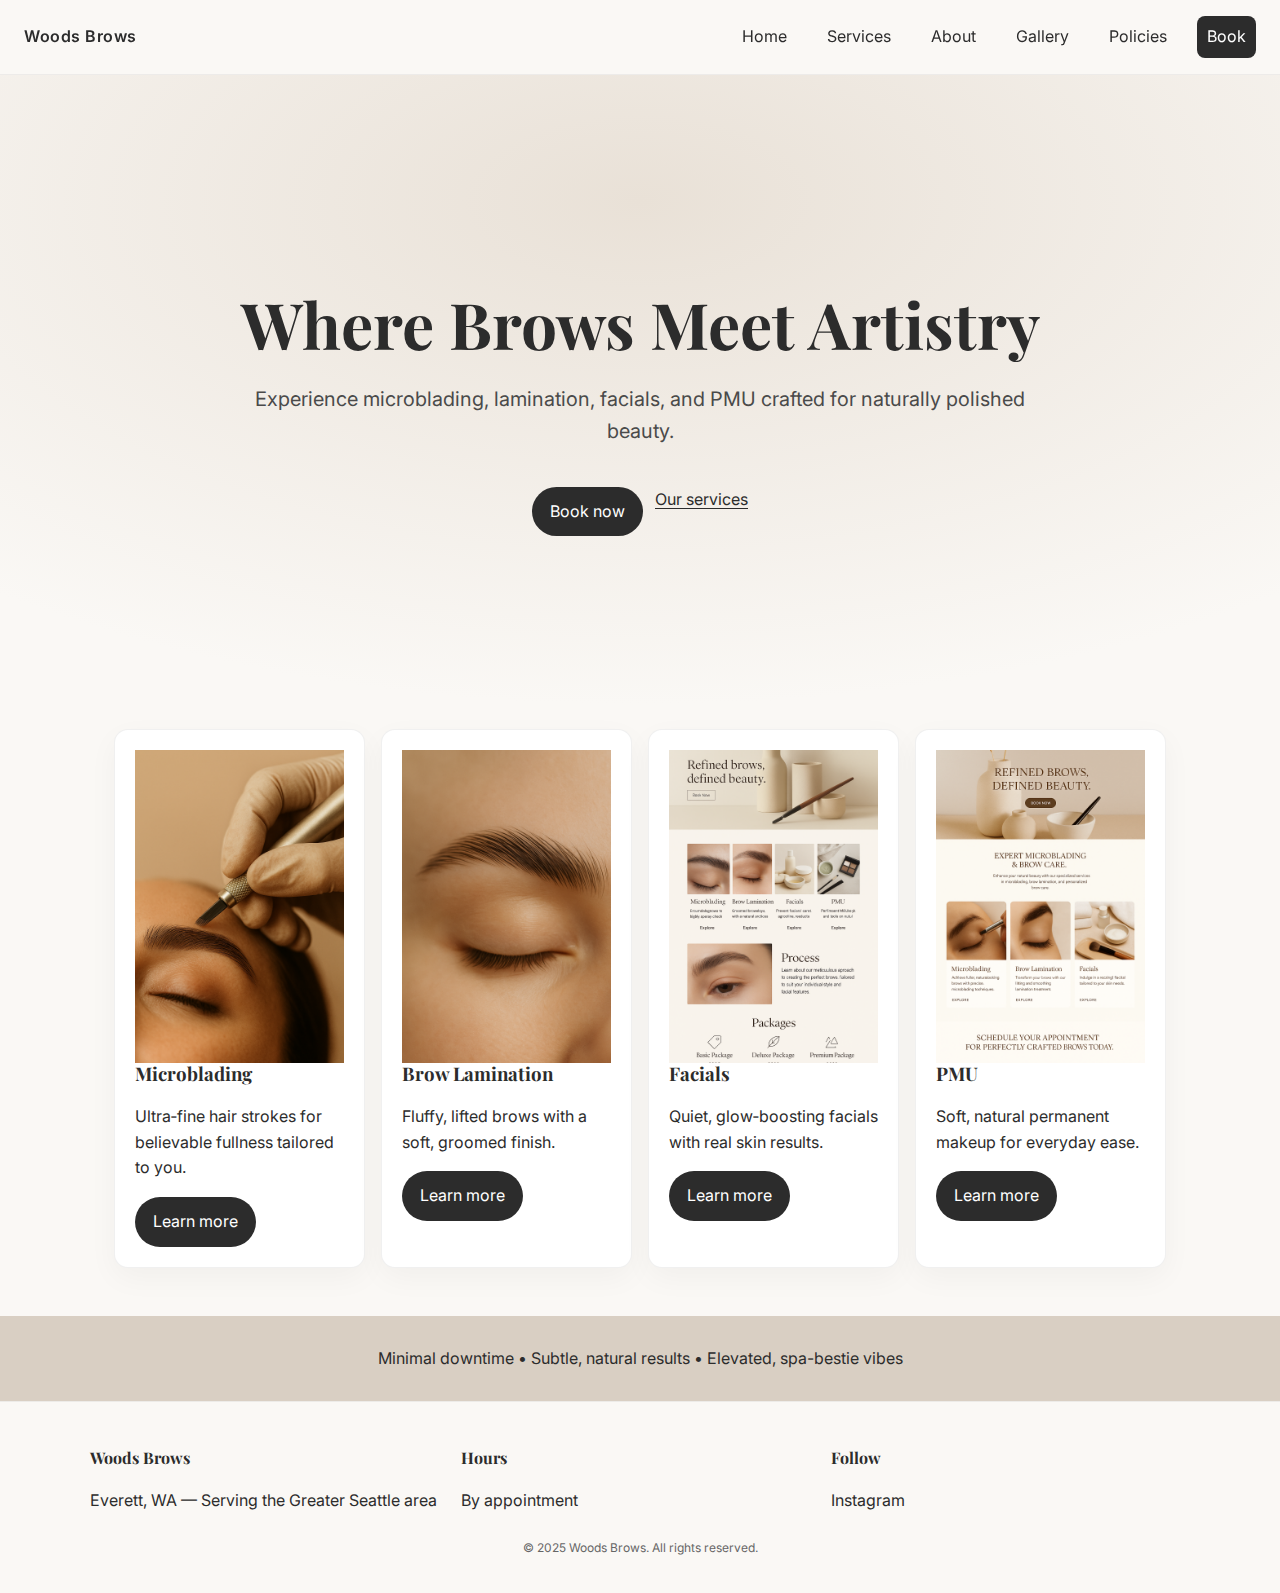
<file: index.html>
<!DOCTYPE html>
<html lang="en">
<head>
  <meta charset="UTF-8" />
  <meta name="viewport" content="width=device-width, initial-scale=1.0" />
  <meta name="description" content="Woods Brows — microblading, brow lamination, facials, and PMU in a luxe, spa-minimal setting." />
  <title>Home | Woods Brows</title>
  <link rel="preconnect" href="https://fonts.googleapis.com">
  <link rel="preconnect" href="https://fonts.gstatic.com" crossorigin>
  <link href="https://fonts.googleapis.com/css2?family=Inter:wght@300;400;500;600&family=Playfair+Display:wght@500;600&display=swap" rel="stylesheet">
  <link rel="stylesheet" href="assets/css/style.css" />
</head>
<body>
<header class="site-header">
  <a class="logo" href="index.html">Woods Brows</a>
  <nav class="nav">
    <a href="index.html">Home</a>
    <a href="services.html">Services</a>
    <a href="about.html">About</a>
    <a href="gallery.html">Gallery</a>
    <a href="policies.html">Policies</a>
    <a href="booking.html" class="btn">Book</a>
  </nav>
</header>
<main>
<!-- Hero section updated to feature a full‑bleed background image and clear headline -->
<section class="hero">
  <div class="hero-copy">
    <h1>Where Brows Meet Artistry</h1>
    <p>Experience microblading, lamination, facials, and PMU crafted for naturally polished beauty.</p>
    <div class="cta-row">
      <a class="btn" href="booking.html">Book now</a>
      <a class="link" href="services.html">Our services</a>
    </div>
  </div>
</section>

<section class="service-cards">
  <article class="card">
    <img src="assets/microblading.jpg" alt="Microblading service" loading="lazy" />
    <div class="card-content">
      <h3>Microblading</h3>
      <p>Ultra‑fine hair strokes for believable fullness tailored to you.</p>
      <a class="btn subtle" href="services.html#microblading">Learn more</a>
    </div>
  </article>
  <article class="card">
    <img src="assets/lamination.jpg" alt="Brow lamination service" loading="lazy" />
    <div class="card-content">
      <h3>Brow Lamination</h3>
      <p>Fluffy, lifted brows with a soft, groomed finish.</p>
      <a class="btn subtle" href="services.html#lamination">Learn more</a>
    </div>
  </article>
  <article class="card">
    <img src="assets/facial.jpg" alt="Facial service" loading="lazy" />
    <div class="card-content">
      <h3>Facials</h3>
      <p>Quiet, glow‑boosting facials with real skin results.</p>
      <a class="btn subtle" href="services.html#facials">Learn more</a>
    </div>
  </article>
  <article class="card">
    <img src="assets/pmu.jpg" alt="Permanent makeup service" loading="lazy" />
    <div class="card-content">
      <h3>PMU</h3>
      <p>Soft, natural permanent makeup for everyday ease.</p>
      <a class="btn subtle" href="services.html#pmu">Learn more</a>
    </div>
  </article>
</section>

<section class="ribbon">
  <p>Minimal downtime • Subtle, natural results • Elevated, spa-bestie vibes</p>
</section>
</main>
<footer class="site-footer">
  <div class="footer-grid">
    <div>
      <h4>Woods Brows</h4>
      <p>Everett, WA — Serving the Greater Seattle area</p>
    </div>
    <div>
      <h4>Hours</h4>
      <p>By appointment</p>
    </div>
    <div>
      <h4>Follow</h4>
      <p><a href="#" aria-label="Instagram">Instagram</a></p>
    </div>
  </div>
  <p class="fineprint">© 2025 Woods Brows. All rights reserved.</p>
</footer>
<script src="assets/js/main.js"></script>
</body>
</html>
</file>
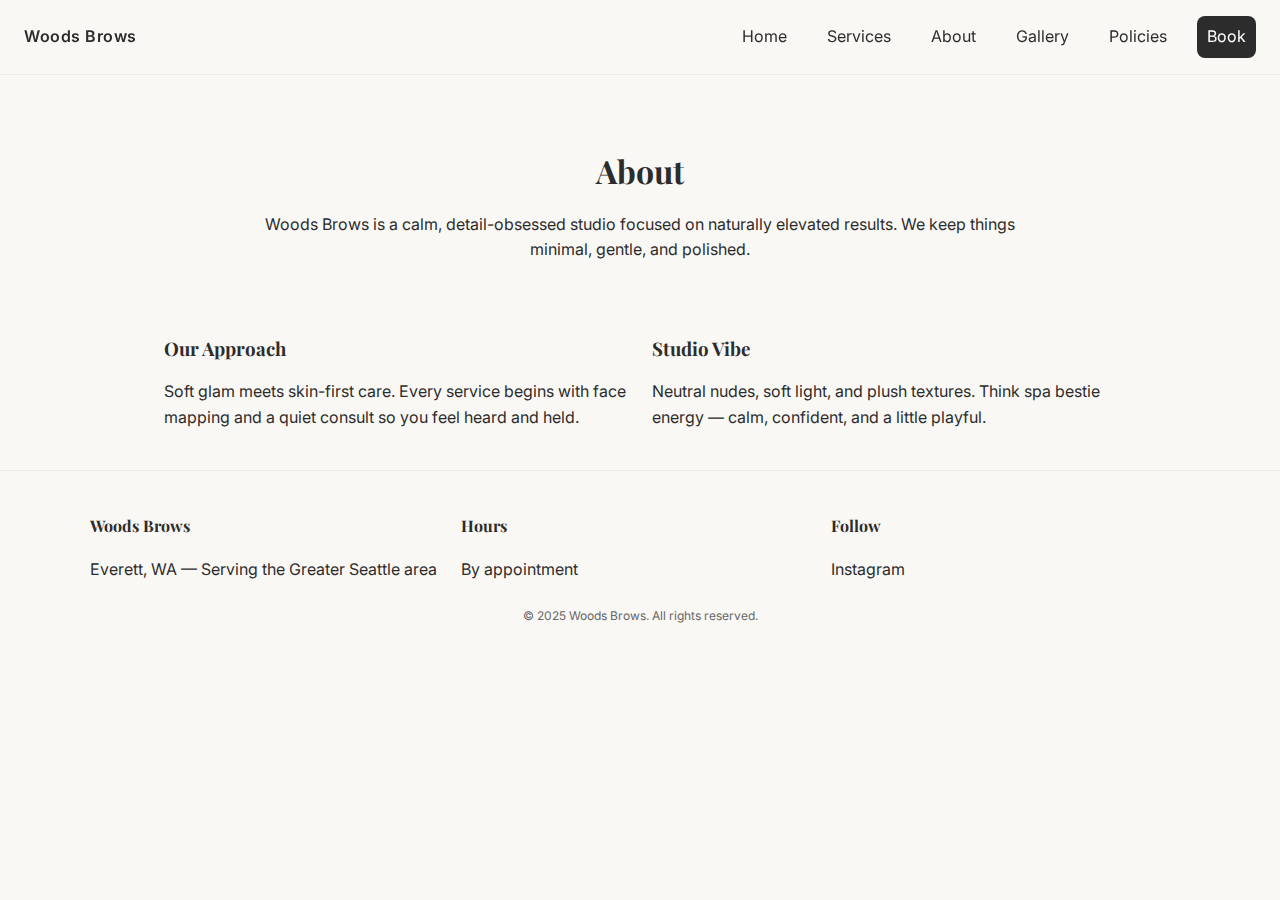
<file: about.html>
<!DOCTYPE html>
<html lang="en">
<head>
  <meta charset="UTF-8" />
  <meta name="viewport" content="width=device-width, initial-scale=1.0" />
  <meta name="description" content="About Woods Brows — a calm, detail-obsessed studio focused on naturally elevated results." />
  <title>About | Woods Brows</title>
  <link rel="preconnect" href="https://fonts.googleapis.com">
  <link rel="preconnect" href="https://fonts.gstatic.com" crossorigin>
  <link href="https://fonts.googleapis.com/css2?family=Inter:wght@300;400;500;600&family=Playfair+Display:wght@500;600&display=swap" rel="stylesheet">
  <link rel="stylesheet" href="assets/css/style.css" />
</head>
<body>
<header class="site-header">
  <a class="logo" href="index.html">Woods Brows</a>
  <nav class="nav">
    <a href="index.html">Home</a>
    <a href="services.html">Services</a>
    <a href="about.html">About</a>
    <a href="gallery.html">Gallery</a>
    <a href="policies.html">Policies</a>
    <a href="booking.html" class="btn">Book</a>
  </nav>
</header>
<main>
<section class="page-intro narrow">
  <h1>About</h1>
  <p>Woods Brows is a calm, detail-obsessed studio focused on naturally elevated results. We keep things minimal, gentle, and polished.</p>
</section>

<section class="split">
  <div>
    <h3>Our Approach</h3>
    <p>Soft glam meets skin-first care. Every service begins with face mapping and a quiet consult so you feel heard and held.</p>
  </div>
  <div>
    <h3>Studio Vibe</h3>
    <p>Neutral nudes, soft light, and plush textures. Think spa bestie energy — calm, confident, and a little playful.</p>
  </div>
</section>
</main>
<footer class="site-footer">
  <div class="footer-grid">
    <div>
      <h4>Woods Brows</h4>
      <p>Everett, WA — Serving the Greater Seattle area</p>
    </div>
    <div>
      <h4>Hours</h4>
      <p>By appointment</p>
    </div>
    <div>
      <h4>Follow</h4>
      <p><a href="#" aria-label="Instagram">Instagram</a></p>
    </div>
  </div>
  <p class="fineprint">© 2025 Woods Brows. All rights reserved.</p>
</footer>
<script src="assets/js/main.js"></script>
</body>
</html>
</file>
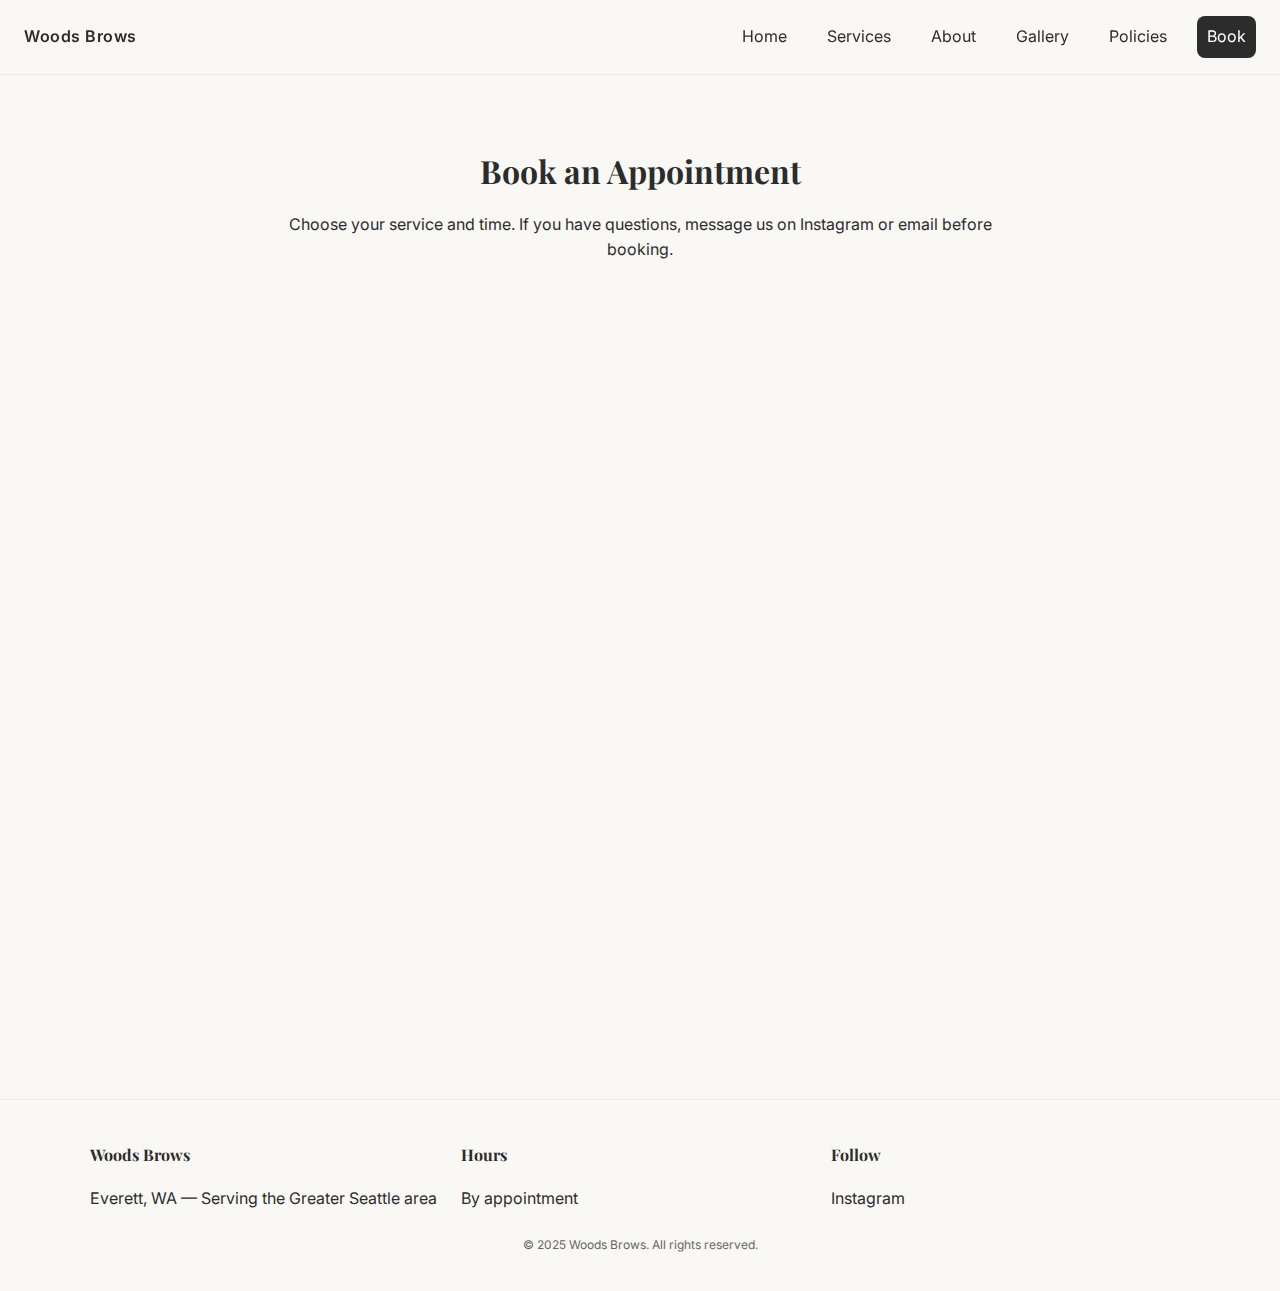
<file: booking.html>
<!DOCTYPE html>
<html lang="en">
<head>
  <meta charset="UTF-8" />
  <meta name="viewport" content="width=device-width, initial-scale=1.0" />
  <meta name="description" content="Book an appointment at Woods Brows." />
  <title>Booking | Woods Brows</title>
  <link rel="preconnect" href="https://fonts.googleapis.com">
  <link rel="preconnect" href="https://fonts.gstatic.com" crossorigin>
  <link href="https://fonts.googleapis.com/css2?family=Inter:wght@300;400;500;600&family=Playfair+Display:wght@500;600&display=swap" rel="stylesheet">
  <link rel="stylesheet" href="assets/css/style.css" />
</head>
<body>
<header class="site-header">
  <a class="logo" href="index.html">Woods Brows</a>
  <nav class="nav">
    <a href="index.html">Home</a>
    <a href="services.html">Services</a>
    <a href="about.html">About</a>
    <a href="gallery.html">Gallery</a>
    <a href="policies.html">Policies</a>
    <a href="booking.html" class="btn">Book</a>
  </nav>
</header>
<main>
<section class="page-intro narrow">
  <h1>Book an Appointment</h1>
  <p>Choose your service and time. If you have questions, message us on Instagram or email before booking.</p>
</section>
<section class="booking">
  <!-- Calendly inline widget begin -->
  <div class="calendly-inline-widget" data-url="https://calendly.com/broker-rodriguez/schedule" style="min-width:320px;height:780px;"></div>
  <script type="text/javascript" src="https://assets.calendly.com/assets/external/widget.js" async></script>
  <!-- Calendly inline widget end -->
</section>
</main>
<footer class="site-footer">
  <div class="footer-grid">
    <div>
      <h4>Woods Brows</h4>
      <p>Everett, WA — Serving the Greater Seattle area</p>
    </div>
    <div>
      <h4>Hours</h4>
      <p>By appointment</p>
    </div>
    <div>
      <h4>Follow</h4>
      <p><a href="#" aria-label="Instagram">Instagram</a></p>
    </div>
  </div>
  <p class="fineprint">© 2025 Woods Brows. All rights reserved.</p>
</footer>
<script src="assets/js/main.js"></script>
</body>
</html>
</file>
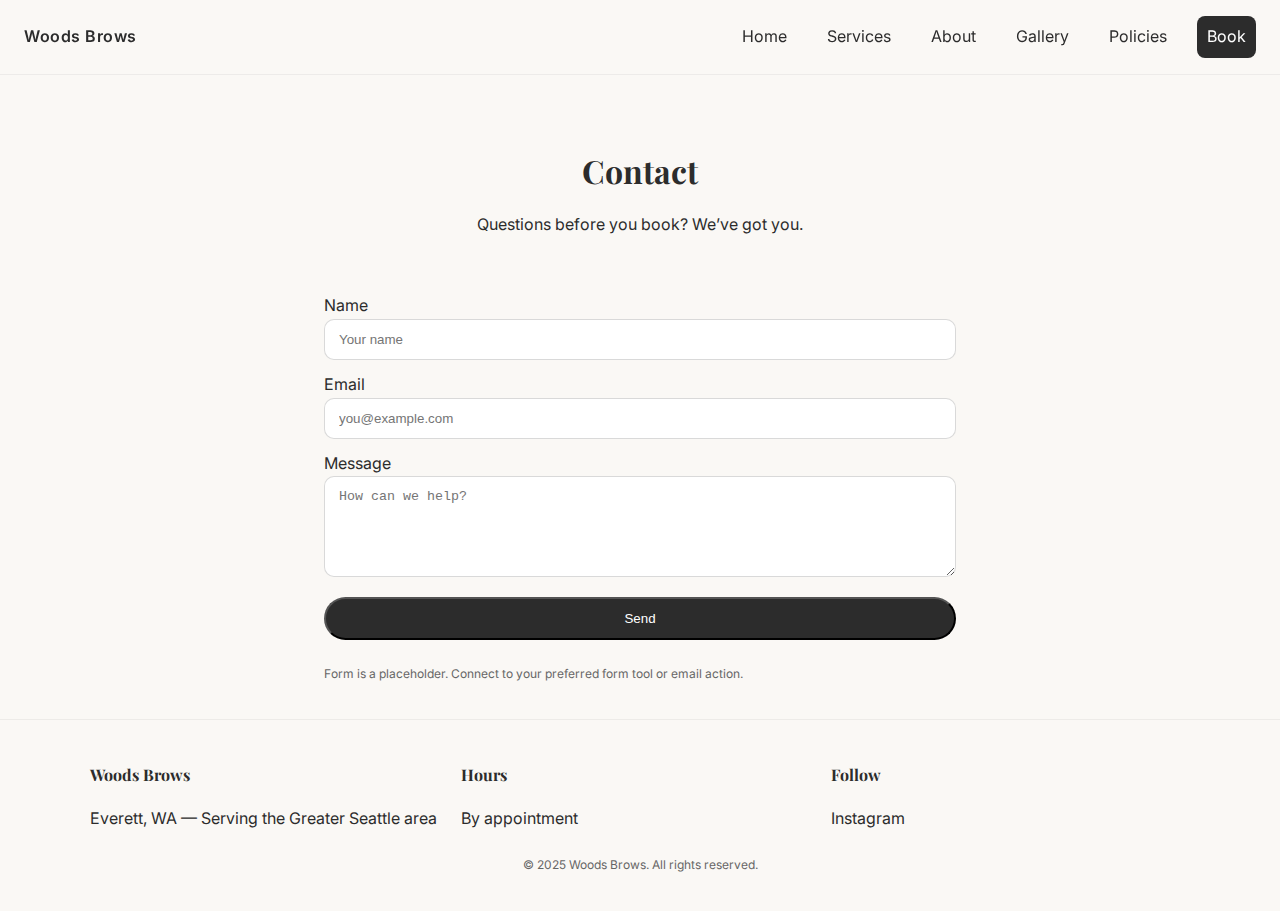
<file: contact.html>
<!DOCTYPE html>
<html lang="en">
<head>
  <meta charset="UTF-8" />
  <meta name="viewport" content="width=device-width, initial-scale=1.0" />
  <meta name="description" content="Contact Woods Brows with any questions before booking." />
  <title>Contact | Woods Brows</title>
  <link rel="preconnect" href="https://fonts.googleapis.com">
  <link rel="preconnect" href="https://fonts.gstatic.com" crossorigin>
  <link href="https://fonts.googleapis.com/css2?family=Inter:wght@300;400;500;600&family=Playfair+Display:wght@500;600&display=swap" rel="stylesheet">
  <link rel="stylesheet" href="assets/css/style.css" />
</head>
<body>
<header class="site-header">
  <a class="logo" href="index.html">Woods Brows</a>
  <nav class="nav">
    <a href="index.html">Home</a>
    <a href="services.html">Services</a>
    <a href="about.html">About</a>
    <a href="gallery.html">Gallery</a>
    <a href="policies.html">Policies</a>
    <a href="booking.html" class="btn">Book</a>
  </nav>
</header>
<main>
<section class="page-intro narrow">
  <h1>Contact</h1>
  <p>Questions before you book? We’ve got you.</p>
</section>

<section class="contact">
  <form class="contact-form">
    <label>
      Name
      <input type="text" placeholder="Your name" required>
    </label>
    <label>
      Email
      <input type="email" placeholder="you@example.com" required>
    </label>
    <label>
      Message
      <textarea rows="5" placeholder="How can we help?"></textarea>
    </label>
    <button class="btn" type="submit">Send</button>
    <p class="note">Form is a placeholder. Connect to your preferred form tool or email action.</p>
  </form>
</section>
</main>
<footer class="site-footer">
  <div class="footer-grid">
    <div>
      <h4>Woods Brows</h4>
      <p>Everett, WA — Serving the Greater Seattle area</p>
    </div>
    <div>
      <h4>Hours</h4>
      <p>By appointment</p>
    </div>
    <div>
      <h4>Follow</h4>
      <p><a href="#" aria-label="Instagram">Instagram</a></p>
    </div>
  </div>
  <p class="fineprint">© 2025 Woods Brows. All rights reserved.</p>
</footer>
<script src="assets/js/main.js"></script>
</body>
</html>
</file>
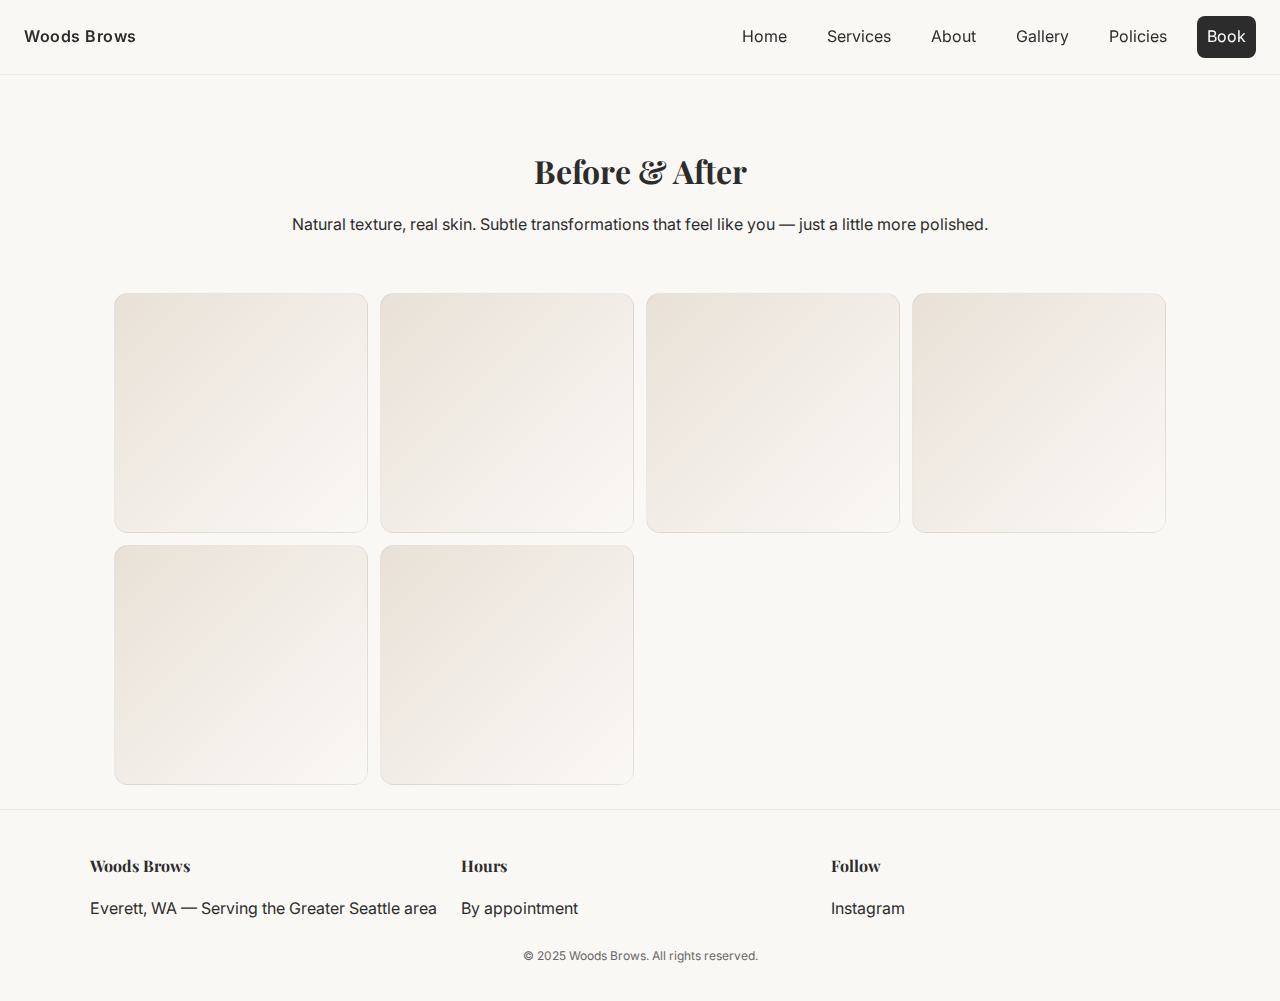
<file: gallery.html>
<!DOCTYPE html>
<html lang="en">
<head>
  <meta charset="UTF-8" />
  <meta name="viewport" content="width=device-width, initial-scale=1.0" />
  <meta name="description" content="Gallery of Woods Brows — see subtle before & after transformations." />
  <title>Gallery | Woods Brows</title>
  <link rel="preconnect" href="https://fonts.googleapis.com">
  <link rel="preconnect" href="https://fonts.gstatic.com" crossorigin>
  <link href="https://fonts.googleapis.com/css2?family=Inter:wght@300;400;500;600&family=Playfair+Display:wght@500;600&display=swap" rel="stylesheet">
  <link rel="stylesheet" href="assets/css/style.css" />
</head>
<body>
<header class="site-header">
  <a class="logo" href="index.html">Woods Brows</a>
  <nav class="nav">
    <a href="index.html">Home</a>
    <a href="services.html">Services</a>
    <a href="about.html">About</a>
    <a href="gallery.html">Gallery</a>
    <a href="policies.html">Policies</a>
    <a href="booking.html" class="btn">Book</a>
  </nav>
</header>
<main>
<section class="page-intro narrow">
  <h1>Before &amp; After</h1>
  <p>Natural texture, real skin. Subtle transformations that feel like you — just a little more polished.</p>
</section>
<section class="gallery">
  <div class="ph"></div><div class="ph"></div><div class="ph"></div>
  <div class="ph"></div><div class="ph"></div><div class="ph"></div>
</section>
</main>
<footer class="site-footer">
  <div class="footer-grid">
    <div>
      <h4>Woods Brows</h4>
      <p>Everett, WA — Serving the Greater Seattle area</p>
    </div>
    <div>
      <h4>Hours</h4>
      <p>By appointment</p>
    </div>
    <div>
      <h4>Follow</h4>
      <p><a href="#" aria-label="Instagram">Instagram</a></p>
    </div>
  </div>
  <p class="fineprint">© 2025 Woods Brows. All rights reserved.</p>
</footer>
<script src="assets/js/main.js"></script>
</body>
</html>
</file>
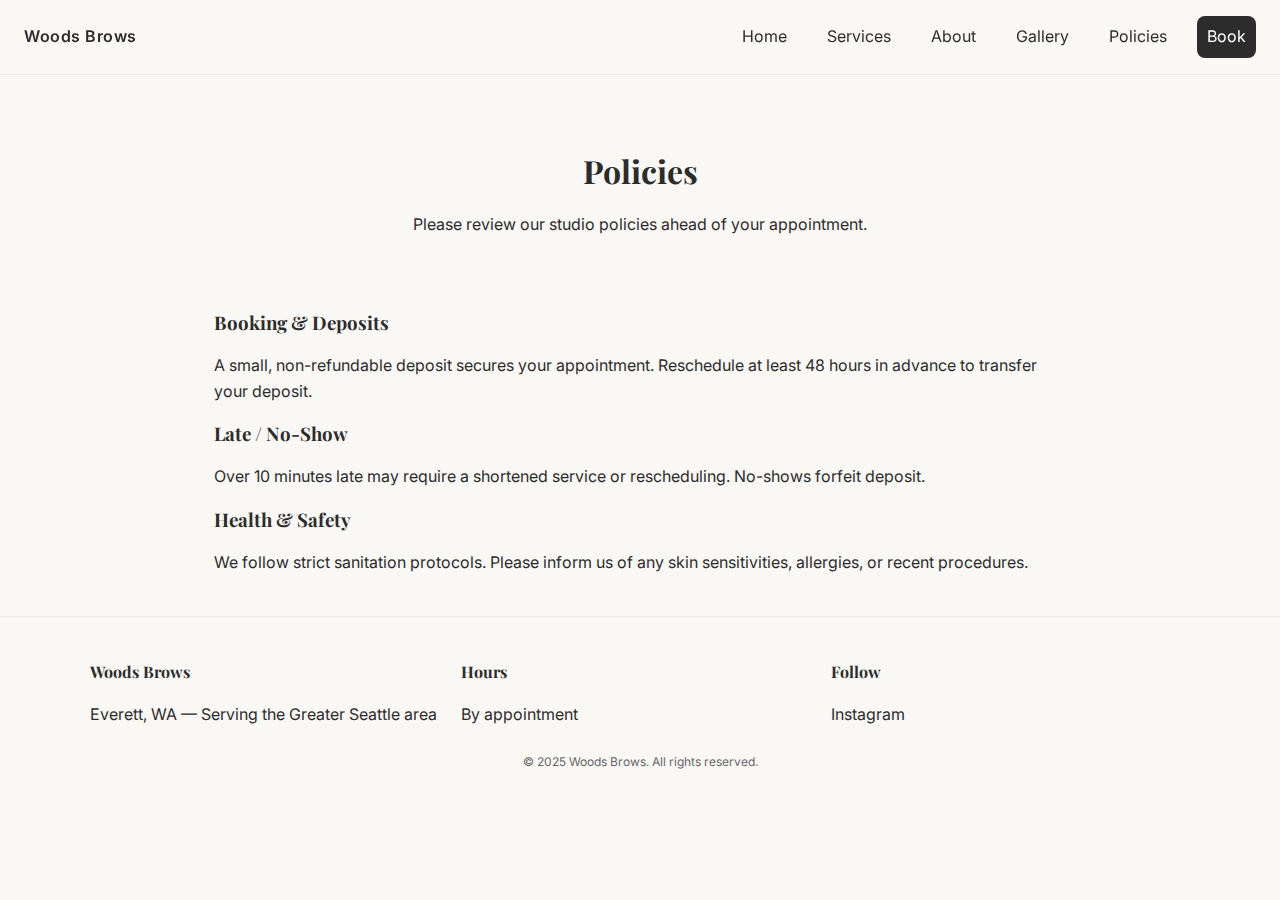
<file: policies.html>
<!DOCTYPE html>
<html lang="en">
<head>
  <meta charset="UTF-8" />
  <meta name="viewport" content="width=device-width, initial-scale=1.0" />
  <meta name="description" content="Studio policies for Woods Brows appointments and services." />
  <title>Policies | Woods Brows</title>
  <link rel="preconnect" href="https://fonts.googleapis.com">
  <link rel="preconnect" href="https://fonts.gstatic.com" crossorigin>
  <link href="https://fonts.googleapis.com/css2?family=Inter:wght@300;400;500;600&family=Playfair+Display:wght@500;600&display=swap" rel="stylesheet">
  <link rel="stylesheet" href="assets/css/style.css" />
</head>
<body>
<header class="site-header">
  <a class="logo" href="index.html">Woods Brows</a>
  <nav class="nav">
    <a href="index.html">Home</a>
    <a href="services.html">Services</a>
    <a href="about.html">About</a>
    <a href="gallery.html">Gallery</a>
    <a href="policies.html">Policies</a>
    <a href="booking.html" class="btn">Book</a>
  </nav>
</header>
<main>
<section class="page-intro narrow">
  <h1>Policies</h1>
  <p>Please review our studio policies ahead of your appointment.</p>
</section>
<section class="policy" style="max-width:900px;margin:0 auto;padding:24px;">
  <h3>Booking &amp; Deposits</h3>
  <p>A small, non-refundable deposit secures your appointment. Reschedule at least 48 hours in advance to transfer your deposit.</p>
  <h3>Late / No-Show</h3>
  <p>Over 10 minutes late may require a shortened service or rescheduling. No-shows forfeit deposit.</p>
  <h3>Health &amp; Safety</h3>
  <p>We follow strict sanitation protocols. Please inform us of any skin sensitivities, allergies, or recent procedures.</p>
</section>
</main>
<footer class="site-footer">
  <div class="footer-grid">
    <div>
      <h4>Woods Brows</h4>
      <p>Everett, WA — Serving the Greater Seattle area</p>
    </div>
    <div>
      <h4>Hours</h4>
      <p>By appointment</p>
    </div>
    <div>
      <h4>Follow</h4>
      <p><a href="#" aria-label="Instagram">Instagram</a></p>
    </div>
  </div>
  <p class="fineprint">© 2025 Woods Brows. All rights reserved.</p>
</footer>
<script src="assets/js/main.js"></script>
</body>
</html>
</file>
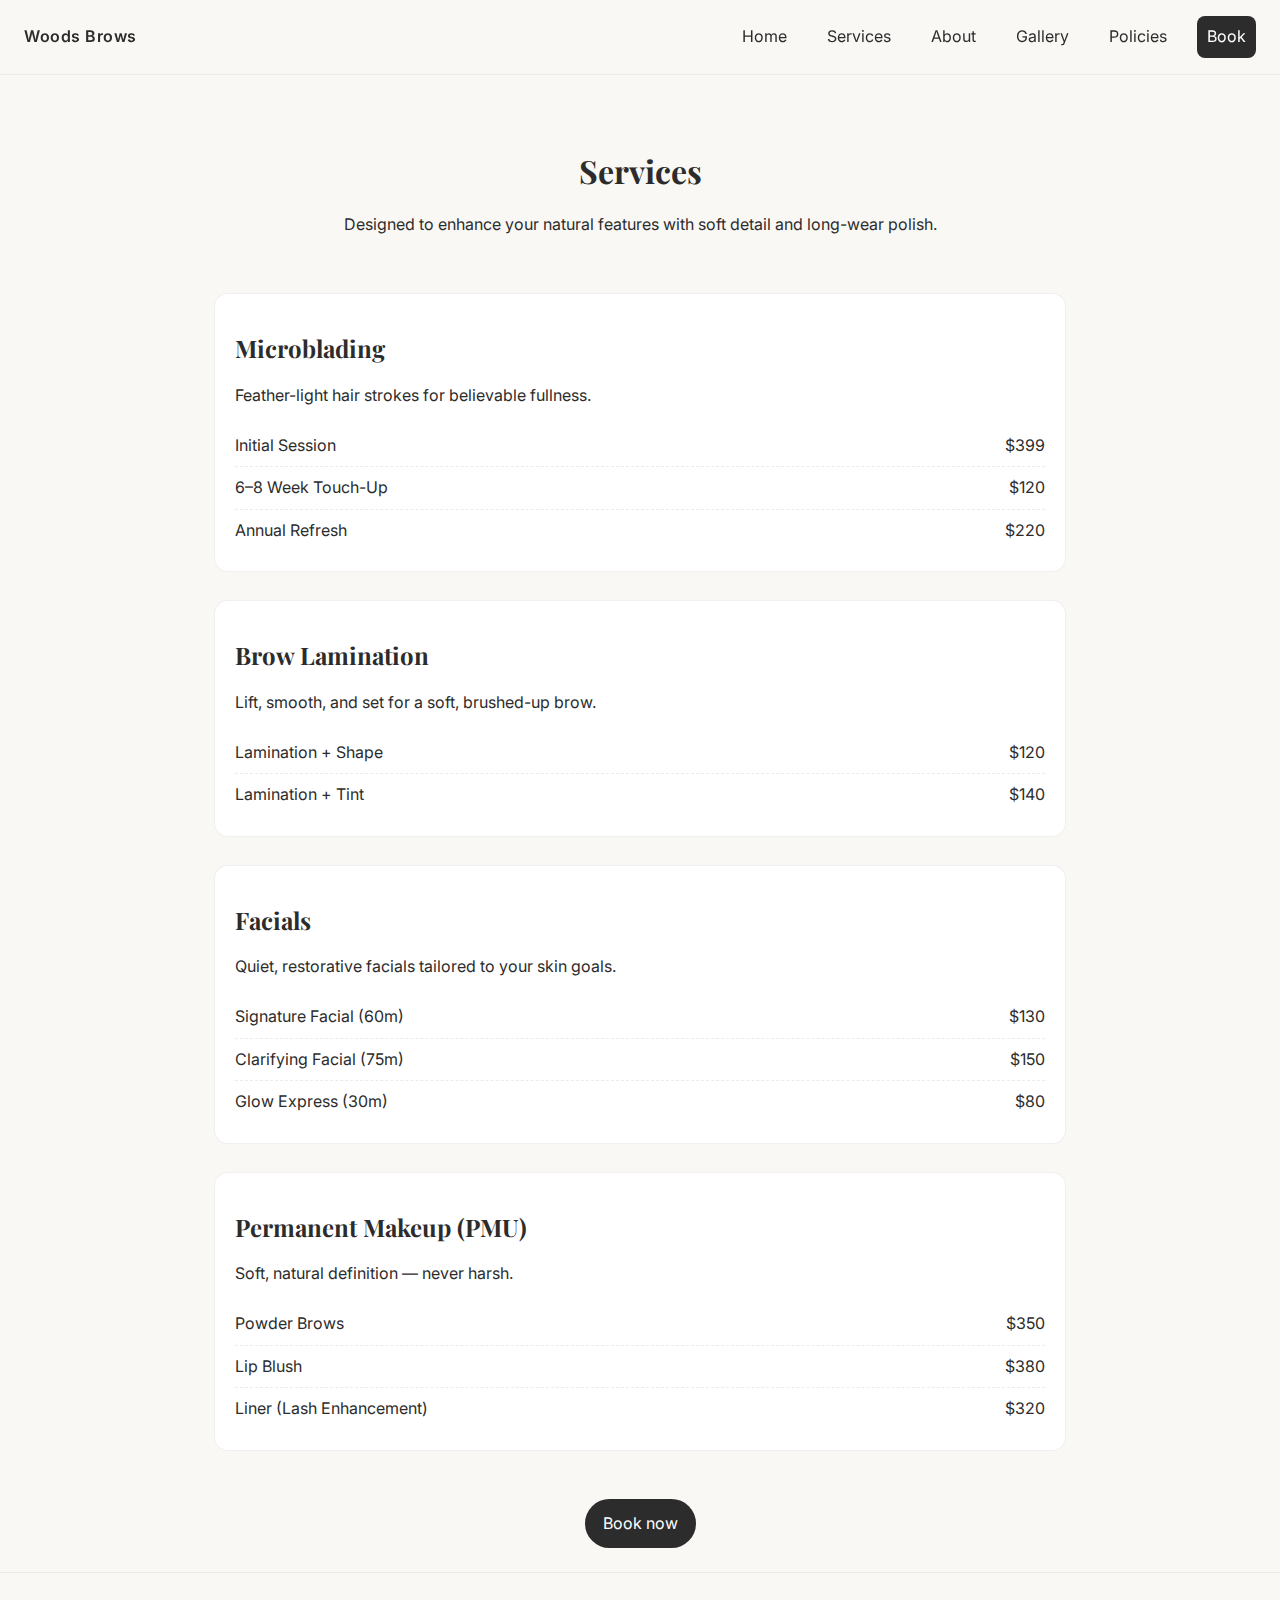
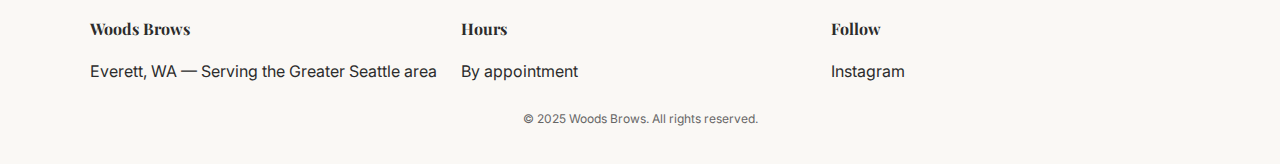
<file: services.html>
<!DOCTYPE html>
<html lang="en">
<head>
  <meta charset="UTF-8" />
  <meta name="viewport" content="width=device-width, initial-scale=1.0" />
  <meta name="description" content="Services at Woods Brows — microblading, brow lamination, facials, and PMU." />
  <title>Services | Woods Brows</title>
  <link rel="preconnect" href="https://fonts.googleapis.com">
  <link rel="preconnect" href="https://fonts.gstatic.com" crossorigin>
  <link href="https://fonts.googleapis.com/css2?family=Inter:wght@300;400;500;600&family=Playfair+Display:wght@500;600&display=swap" rel="stylesheet">
  <link rel="stylesheet" href="assets/css/style.css" />
</head>
<body>
<header class="site-header">
  <a class="logo" href="index.html">Woods Brows</a>
  <nav class="nav">
    <a href="index.html">Home</a>
    <a href="services.html">Services</a>
    <a href="about.html">About</a>
    <a href="gallery.html">Gallery</a>
    <a href="policies.html">Policies</a>
    <a href="booking.html" class="btn">Book</a>
  </nav>
</header>
<main>
<section class="page-intro narrow">
  <h1>Services</h1>
  <p>Designed to enhance your natural features with soft detail and long-wear polish.</p>
</section>

<section class="services-list">
  <div id="microblading" class="service">
    <h2>Microblading</h2>
    <p>Feather-light hair strokes for believable fullness.</p>
    <ul class="price-list">
      <li><span>Initial Session</span><span>$399</span></li>
      <li><span>6–8 Week Touch-Up</span><span>$120</span></li>
      <li><span>Annual Refresh</span><span>$220</span></li>
    </ul>
  </div>

  <div id="lamination" class="service">
    <h2>Brow Lamination</h2>
    <p>Lift, smooth, and set for a soft, brushed-up brow.</p>
    <ul class="price-list">
      <li><span>Lamination + Shape</span><span>$120</span></li>
      <li><span>Lamination + Tint</span><span>$140</span></li>
    </ul>
  </div>

  <div id="facials" class="service">
    <h2>Facials</h2>
    <p>Quiet, restorative facials tailored to your skin goals.</p>
    <ul class="price-list">
      <li><span>Signature Facial (60m)</span><span>$130</span></li>
      <li><span>Clarifying Facial (75m)</span><span>$150</span></li>
      <li><span>Glow Express (30m)</span><span>$80</span></li>
    </ul>
  </div>

  <div id="pmu" class="service">
    <h2>Permanent Makeup (PMU)</h2>
    <p>Soft, natural definition — never harsh.</p>
    <ul class="price-list">
      <li><span>Powder Brows</span><span>$350</span></li>
      <li><span>Lip Blush</span><span>$380</span></li>
      <li><span>Liner (Lash Enhancement)</span><span>$320</span></li>
    </ul>
  </div>
</section>

<section class="cta-center">
  <a class="btn" href="booking.html">Book now</a>
</section>
</main>
<footer class="site-footer">
  <div class="footer-grid">
    <div>
      <h4>Woods Brows</h4>
      <p>Everett, WA — Serving the Greater Seattle area</p>
    </div>
    <div>
      <h4>Hours</h4>
      <p>By appointment</p>
    </div>
    <div>
      <h4>Follow</h4>
      <p><a href="#" aria-label="Instagram">Instagram</a></p>
    </div>
  </div>
  <p class="fineprint">© 2025 Woods Brows. All rights reserved.</p>
</footer>
<script src="assets/js/main.js"></script>
</body>
</html>
</file>
<file: assets/css/style.css>
/* Base variables */
:root {
  --sand: #E9E1D7;
  --beige: #D9CFC3;
  --eucalyptus: #B9C8BB;
  --charcoal: #2C2C2C;
  --ivory: #FAF8F5;
  --radius: 14px;
}

* { box-sizing: border-box; }
html, body { margin: 0; padding: 0; }
body {
  font-family: 'Inter', sans-serif;
  background: var(--ivory);
  color: var(--charcoal);
  line-height: 1.6;
}
h1, h2, h3, h4 {
  font-family: 'Playfair Display', serif;
  line-height: 1.2;
}
a { color: inherit; text-decoration: none; }
img { max-width: 100%; display: block; }

/* Header */
.site-header {
  position: sticky;
  top: 0;
  display: flex;
  justify-content: space-between;
  align-items: center;
  padding: 16px 24px;
  background: rgba(250,248,245,0.8);
  backdrop-filter: blur(8px);
  border-bottom: 1px solid rgba(0,0,0,0.05);
  z-index: 10;
}
.logo {
  font-weight: 600;
  letter-spacing: 0.5px;
}
.nav a {
  margin-left: 16px;
  padding: 8px 10px;
  border-radius: 8px;
}
.nav .btn {
  background: var(--charcoal);
  color: white;
}
.nav a:hover {
  background: var(--sand);
}

/* Hero */
.hero {
  min-height: 70vh;
  display: grid;
  place-items: center;
  padding: 80px 24px;
  background: radial-gradient(80% 80% at 50% 20%, var(--sand), var(--ivory));
}
.hero-copy {
  max-width: 820px;
  text-align: center;
}
.hero h1 {
  font-size: clamp(36px, 6vw, 64px);
  margin-bottom: 12px;
}
.hero p {
  font-size: clamp(16px, 2.6vw, 20px);
  color: #4a4a4a;
}
.cta-row {
  display: inline-flex;
  gap: 12px;
  margin-top: 20px;
  flex-wrap: wrap;
}
.btn {
  display: inline-block;
  padding: 12px 18px;
  border-radius: 999px;
  background: var(--charcoal);
  color: white;
  transition: transform .06s ease, background .2s ease;
}
.btn:hover {
  transform: translateY(-1px);
  background: #1f1f1f;
}
.link {
  text-decoration: underline;
  text-underline-offset: 3px;
}

/* Sections */
.service-cards {
  display: grid;
  grid-template-columns: repeat(auto-fit, minmax(230px, 1fr));
  gap: 16px;
  padding: 24px;
  max-width: 1100px;
  margin: 0 auto 24px;
}
.card {
  background: white;
  border: 1px solid rgba(0,0,0,.06);
  border-radius: var(--radius);
  padding: 20px;
  box-shadow: 0 10px 30px rgba(0,0,0,0.04);
}
.card h3 {
  margin-top: 0;
}
.ribbon {
  background: var(--beige);
  padding: 14px;
  text-align: center;
}

/* Services page */
.page-intro {
  padding: 56px 24px 16px;
}
.page-intro.narrow {
  max-width: 820px;
  margin: 0 auto;
  text-align: center;
}
.services-list {
  max-width: 900px;
  margin: 0 auto;
  padding: 24px;
  display: grid;
  gap: 28px;
}
.service {
  background: white;
  border-radius: var(--radius);
  padding: 20px;
  border: 1px solid rgba(0,0,0,.06);
}
.price-list {
  list-style: none;
  padding: 0;
  margin: 10px 0 0;
}
.price-list li {
  display: flex;
  justify-content: space-between;
  padding: 8px 0;
  border-bottom: 1px dashed rgba(0,0,0,0.08);
}
.price-list li:last-child {
  border-bottom: 0;
}
.cta-center {
  text-align: center;
  padding: 24px;
}

/* About page */
.split {
  max-width: 1000px;
  margin: 0 auto;
  padding: 24px;
  display: grid;
  gap: 24px;
  grid-template-columns: 1fr 1fr;
}
@media (max-width: 800px) {
  .split {
    grid-template-columns: 1fr;
  }
}

/* Gallery */
.gallery {
  padding: 24px;
  max-width: 1100px;
  margin: 0 auto;
  display: grid;
  gap: 12px;
  grid-template-columns: repeat(auto-fit, minmax(220px, 1fr));
}
.gallery .ph {
  background: linear-gradient(135deg, var(--sand), var(--ivory));
  height: 240px;
  border-radius: var(--radius);
  border: 1px solid rgba(0,0,0,.05);
}

/* Booking page */
.booking {
  max-width: 1000px;
  margin: 0 auto;
  padding: 0 24px 24px;
}

/* Contact page */
.contact {
  max-width: 680px;
  margin: 0 auto;
  padding: 24px;
}
.contact-form {
  display: grid;
  gap: 12px;
}
.contact-form input,
.contact-form textarea {
  width: 100%;
  padding: 12px 14px;
  border-radius: 10px;
  border: 1px solid rgba(0,0,0,.15);
  background: white;
}
.contact-form .note {
  font-size: 12px;
  color: #666;
}

/* Footer */
.site-footer {
  padding: 24px;
  background: var(--ivory);
  border-top: 1px solid rgba(0,0,0,.05);
}
.footer-grid {
  display: grid;
  gap: 12px;
  grid-template-columns: repeat(auto-fit, minmax(220px, 1fr));
  max-width: 1100px;
  margin: 0 auto;
}
.fineprint {
  text-align: center;
  font-size: 12px;
  color: #666;
  margin-top: 8px;
}

/* Scroll reveal (basic) */
.reveal {
  opacity: 0;
  transform: translateY(8px);
  transition: opacity .6s ease, transform .6s ease;
}
.reveal.show {
  opacity: 1;
  transform: translateY(0);
}
</file>
